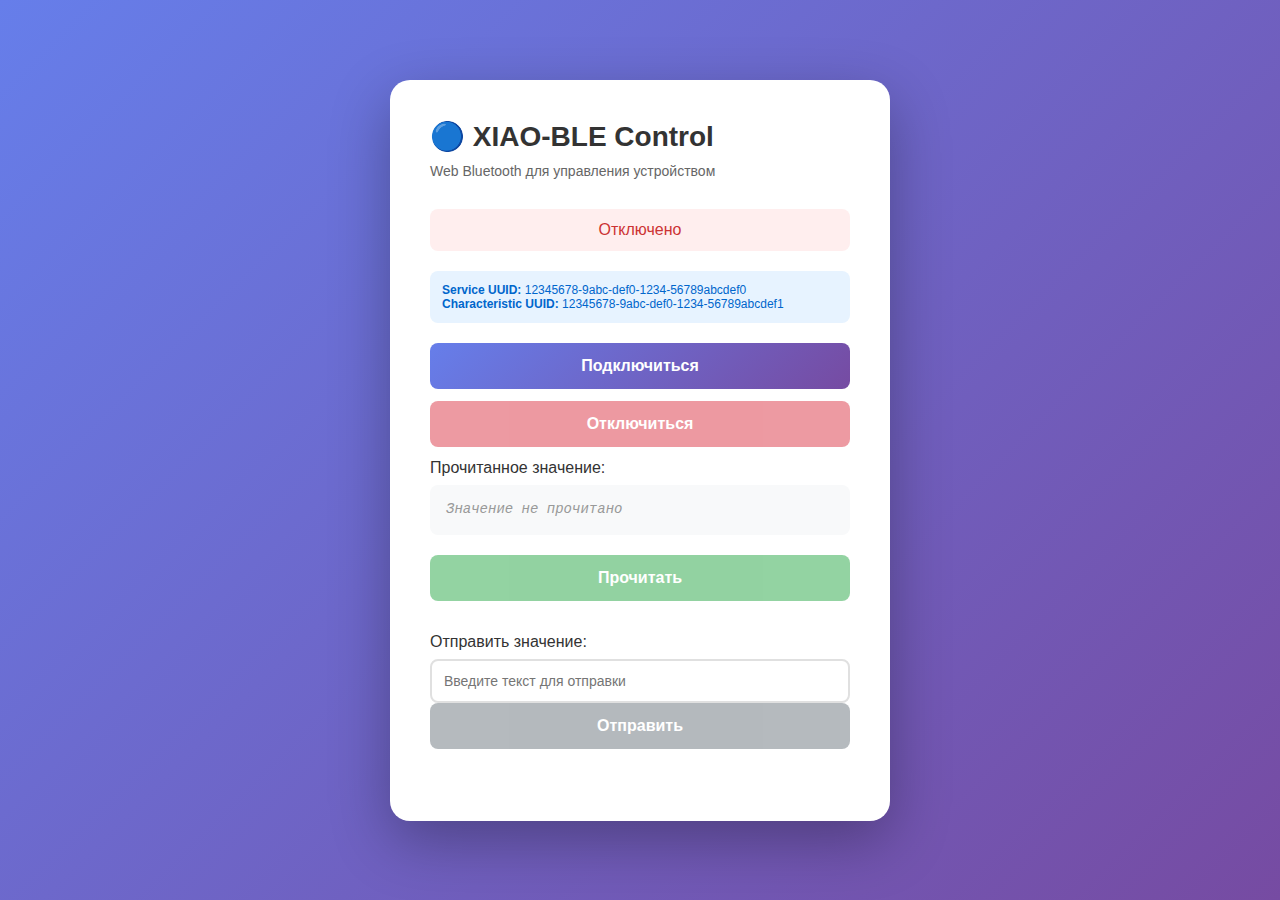
<file: index.html>
<!DOCTYPE html>
<html lang="ru">
<head>
    <meta charset="UTF-8">
    <meta name="viewport" content="width=device-width, initial-scale=1.0">
    <title>XIAO-BLE Web Bluetooth</title>
    <style>
        * {
            margin: 0;
            padding: 0;
            box-sizing: border-box;
        }

        body {
            font-family: -apple-system, BlinkMacSystemFont, 'Segoe UI', Roboto, Oxygen, Ubuntu, Cantarell, sans-serif;
            background: linear-gradient(135deg, #667eea 0%, #764ba2 100%);
            min-height: 100vh;
            display: flex;
            justify-content: center;
            align-items: center;
            padding: 20px;
        }

        .container {
            background: white;
            border-radius: 20px;
            box-shadow: 0 20px 60px rgba(0, 0, 0, 0.3);
            padding: 40px;
            max-width: 500px;
            width: 100%;
        }

        h1 {
            color: #333;
            margin-bottom: 10px;
            font-size: 28px;
        }

        .subtitle {
            color: #666;
            margin-bottom: 30px;
            font-size: 14px;
        }

        .status {
            padding: 12px;
            border-radius: 8px;
            margin-bottom: 20px;
            font-weight: 500;
            text-align: center;
        }

        .status.disconnected {
            background: #fee;
            color: #c33;
        }

        .status.connected {
            background: #efe;
            color: #3c3;
        }

        .status.scanning {
            background: #eef;
            color: #33c;
        }

        button {
            width: 100%;
            padding: 14px;
            margin-bottom: 12px;
            border: none;
            border-radius: 8px;
            font-size: 16px;
            font-weight: 600;
            cursor: pointer;
            transition: all 0.3s;
        }

        button:hover {
            transform: translateY(-2px);
            box-shadow: 0 4px 12px rgba(0, 0, 0, 0.2);
        }

        button:active {
            transform: translateY(0);
        }

        button:disabled {
            opacity: 0.5;
            cursor: not-allowed;
            transform: none;
        }

        .btn-primary {
            background: linear-gradient(135deg, #667eea 0%, #764ba2 100%);
            color: white;
        }

        .btn-secondary {
            background: #6c757d;
            color: white;
        }

        .btn-success {
            background: #28a745;
            color: white;
        }

        .btn-danger {
            background: #dc3545;
            color: white;
        }

        .input-group {
            margin-bottom: 20px;
        }

        label {
            display: block;
            margin-bottom: 8px;
            color: #333;
            font-weight: 500;
        }

        input[type="text"] {
            width: 100%;
            padding: 12px;
            border: 2px solid #e0e0e0;
            border-radius: 8px;
            font-size: 14px;
            transition: border-color 0.3s;
        }

        input[type="text"]:focus {
            outline: none;
            border-color: #667eea;
        }

        .value-display {
            background: #f8f9fa;
            padding: 16px;
            border-radius: 8px;
            margin-bottom: 20px;
            min-height: 50px;
            word-break: break-all;
            font-family: 'Courier New', monospace;
            font-size: 14px;
            color: #333;
        }

        .value-display.empty {
            color: #999;
            font-style: italic;
        }

        .info {
            background: #e7f3ff;
            padding: 12px;
            border-radius: 8px;
            margin-bottom: 20px;
            font-size: 12px;
            color: #0066cc;
        }

        .error {
            background: #fee;
            padding: 12px;
            border-radius: 8px;
            margin-bottom: 20px;
            font-size: 14px;
            color: #c33;
            display: none;
        }

        .error.show {
            display: block;
        }
    </style>
</head>
<body>
    <div class="container">
        <h1>🔵 XIAO-BLE Control</h1>
        <p class="subtitle">Web Bluetooth для управления устройством</p>

        <div id="status" class="status disconnected">Отключено</div>
        <div id="error" class="error"></div>

        <div class="info">
            <strong>Service UUID:</strong> 12345678-9abc-def0-1234-56789abcdef0<br>
            <strong>Characteristic UUID:</strong> 12345678-9abc-def0-1234-56789abcdef1
        </div>

        <button id="connectBtn" class="btn-primary" onclick="connect()">Подключиться</button>
        <button id="disconnectBtn" class="btn-danger" onclick="disconnect()" disabled>Отключиться</button>

        <div class="input-group">
            <label>Прочитанное значение:</label>
            <div id="readValue" class="value-display empty">Значение не прочитано</div>
            <button id="readBtn" class="btn-success" onclick="readCharacteristic()" disabled>Прочитать</button>
        </div>

        <div class="input-group">
            <label>Отправить значение:</label>
            <input type="text" id="writeValue" placeholder="Введите текст для отправки" />
            <button id="writeBtn" class="btn-secondary" onclick="writeCharacteristic()" disabled>Отправить</button>
        </div>
    </div>

    <script>
        const SERVICE_UUID = '12345678-9abc-def0-1234-56789abcdef0';
        const CHARACTERISTIC_UUID = '12345678-9abc-def0-1234-56789abcdef1';

        let device = null;
        let server = null;
        let service = null;
        let characteristic = null;

        function updateStatus(text, className) {
            const statusEl = document.getElementById('status');
            statusEl.textContent = text;
            statusEl.className = `status ${className}`;
        }

        function showError(message) {
            const errorEl = document.getElementById('error');
            errorEl.textContent = message;
            errorEl.classList.add('show');
            setTimeout(() => {
                errorEl.classList.remove('show');
            }, 5000);
        }

        function updateButtons(connected) {
            document.getElementById('connectBtn').disabled = connected;
            document.getElementById('disconnectBtn').disabled = !connected;
            document.getElementById('readBtn').disabled = !connected;
            document.getElementById('writeBtn').disabled = !connected;
        }

        async function connect() {
            try {
                updateStatus('Поиск устройства...', 'scanning');
                showError('');

                // Проверка поддержки Web Bluetooth
                if (!navigator.bluetooth) {
                    throw new Error('Web Bluetooth не поддерживается в этом браузере. Используйте Chrome/Edge на десктопе или Android.');
                }

                // Поиск и подключение к устройству
                device = await navigator.bluetooth.requestDevice({
                    filters: [{
                        services: [SERVICE_UUID]
                    }],
                    optionalServices: [SERVICE_UUID]
                });

                updateStatus('Подключение...', 'scanning');

                device.addEventListener('gattserverdisconnected', onDisconnected);

                server = await device.gatt.connect();
                updateStatus('Получение сервиса...', 'scanning');

                service = await server.getPrimaryService(SERVICE_UUID);
                updateStatus('Получение характеристики...', 'scanning');

                characteristic = await service.getCharacteristic(CHARACTERISTIC_UUID);

                updateStatus('Подключено', 'connected');
                updateButtons(true);

                // Автоматически читаем значение при подключении
                await readCharacteristic();

            } catch (error) {
                console.error('Ошибка подключения:', error);
                showError(`Ошибка: ${error.message}`);
                updateStatus('Ошибка подключения', 'disconnected');
                updateButtons(false);
                device = null;
                server = null;
                service = null;
                characteristic = null;
            }
        }

        function onDisconnected(event) {
            console.log('Устройство отключено');
            updateStatus('Отключено', 'disconnected');
            updateButtons(false);
            device = null;
            server = null;
            service = null;
            characteristic = null;
        }

        function disconnect() {
            if (device && device.gatt.connected) {
                device.gatt.disconnect();
            }
            onDisconnected();
        }

        async function readCharacteristic() {
            try {
                if (!characteristic) {
                    throw new Error('Характеристика не найдена');
                }

                updateStatus('Чтение...', 'scanning');
                const value = await characteristic.readValue();
                const decoder = new TextDecoder('utf-8');
                const text = decoder.decode(value);

                document.getElementById('readValue').textContent = text;
                document.getElementById('readValue').classList.remove('empty');

                updateStatus('Подключено', 'connected');
                console.log('Прочитано:', text);

            } catch (error) {
                console.error('Ошибка чтения:', error);
                showError(`Ошибка чтения: ${error.message}`);
                updateStatus('Подключено', 'connected');
            }
        }

        async function writeCharacteristic() {
            try {
                if (!characteristic) {
                    throw new Error('Характеристика не найдена');
                }

                const input = document.getElementById('writeValue');
                const text = input.value;

                if (!text) {
                    showError('Введите текст для отправки');
                    return;
                }

                updateStatus('Отправка...', 'scanning');
                const encoder = new TextEncoder();
                const value = encoder.encode(text);

                await characteristic.writeValue(value);

                updateStatus('Отправлено', 'connected');
                console.log('Отправлено:', text);

                // Очищаем поле ввода
                input.value = '';

                // Автоматически читаем обновленное значение
                setTimeout(() => {
                    readCharacteristic();
                }, 300);

            } catch (error) {
                console.error('Ошибка записи:', error);
                showError(`Ошибка записи: ${error.message}`);
                updateStatus('Подключено', 'connected');
            }
        }

        // Обработка Enter в поле ввода
        document.getElementById('writeValue').addEventListener('keypress', function(e) {
            if (e.key === 'Enter') {
                writeCharacteristic();
            }
        });
    </script>
</body>
</html>
</file>
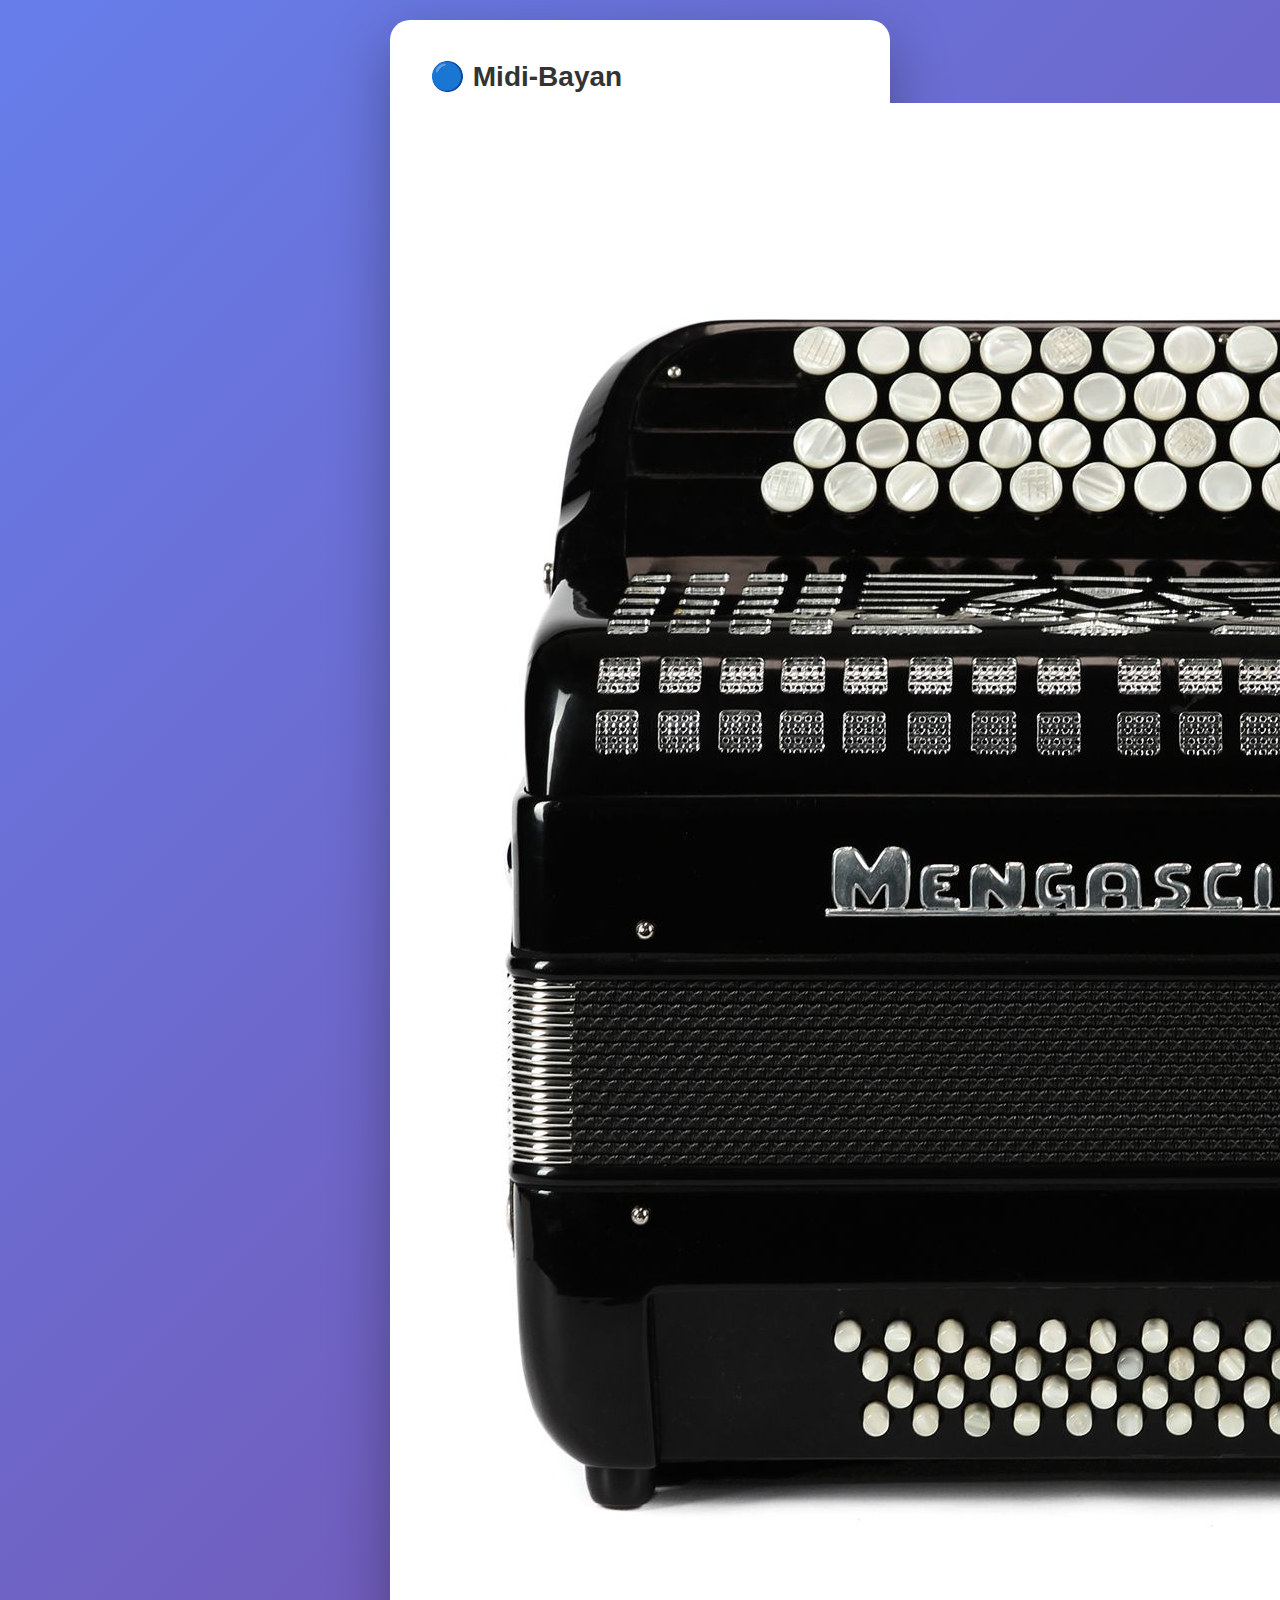
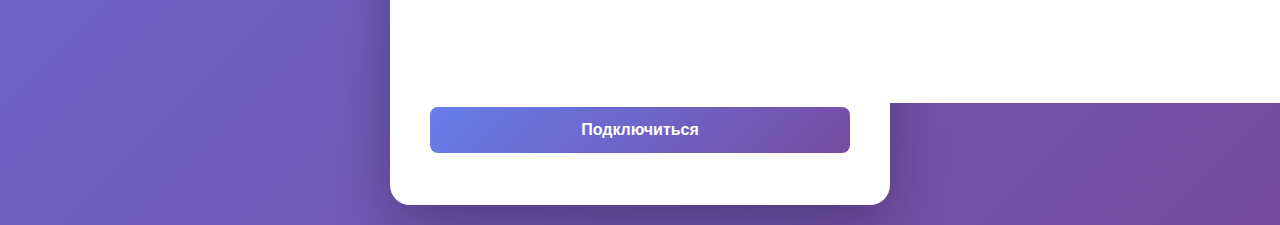
<file: pwa/index.html>
<!DOCTYPE html>
<html lang="ru">
<head>
    <meta charset="UTF-8">
    <meta name="viewport" content="width=device-width, initial-scale=1.0">
    <meta name="theme-color" content="#667eea">
    <meta name="apple-mobile-web-app-capable" content="yes">
    <meta name="apple-mobile-web-app-status-bar-style" content="black-translucent">
    <meta name="apple-mobile-web-app-title" content="Midi-Bayan">
    <title>Midi-Bayan Control</title>
    <link rel="manifest" href="manifest.json">
    <link rel="apple-touch-icon" href="icon.svg">
    <link rel="stylesheet" href="styles.css">
    <script src="api.js"></script>
    <script src="ble.js"></script>
</head>
<body>
    <div class="container">
        <!-- Экран входа: подключение к midi-сервису -->
        <div id="screenEntrance" class="screen">
            <h1>🔵 Midi-Bayan</h1>

            <img src="bayan.jpg" alt="Баян" class="bayan-image" />

            <button id="connectBtn" class="btn-primary" onclick="connect()">Подключиться</button>
        </div>

        <!-- Экран настроек: доступен после подключения -->
        <div id="screenSettings" class="screen screen-hidden">
            <h1>⚙️ Настройки</h1>

            <button id="disconnectBtnSettings" class="btn-danger" onclick="disconnect()">Отключиться</button>

            <div class="input-group">
                <label>Канал:</label>
                <div class="channel-buttons">
                    <button type="button" class="btn-channel active" data-channel="0" onclick="selectChannelAndGetProgram(0)">Мелодия</button>
                    <button type="button" class="btn-channel" data-channel="1" onclick="selectChannelAndGetProgram(1)">Аккорд</button>
                    <button type="button" class="btn-channel" data-channel="2" onclick="selectChannelAndGetProgram(2)">Бас</button>
                </div>
                <input type="hidden" id="channelValue" value="0" />
            </div>

            <div class="row-fields">
                <div class="input-group">
                    <label>Инструмент</label>
                    <select id="instrumentValue" onchange="sendSetProgram()"></select>
                </div>
                <div class="input-group">
                    <label>Громкость <span id="volumeValueDisplay">100</span></label>
                    <input type="range" id="volumeValue" min="0" max="127" value="100" oninput="document.getElementById('volumeValueDisplay').textContent=this.value" onchange="sendSetProgram()" />
                </div>
                <div class="input-group">
                    <label>Октава</label>
                    <div class="octave-control">
                        <button type="button" class="btn-octave" onclick="changeOctave(-1)" aria-label="Октава минус">−</button>
                        <span id="octaveValueDisplay">0</span>
                        <button type="button" class="btn-octave" onclick="changeOctave(1)" aria-label="Октава плюс">+</button>
                    </div>
                    <input type="hidden" id="octaveValue" value="0" />
                </div>
            </div>

            <button id="saveBtn" class="btn-primary" onclick="sendSetProgram()">Сохранить</button>
        </div>
    </div>

    <script>
        // General MIDI Program names (0–127)
        const GM_INSTRUMENTS = [
            'Acoustic Grand Piano', 'Bright Acoustic Piano', 'Electric Grand Piano', 'Honky-tonk Piano',
            'Electric Piano 1', 'Electric Piano 2', 'Harpsichord', 'Clavinet',
            'Celesta', 'Glockenspiel', 'Music Box', 'Vibraphone', 'Marimba', 'Xylophone', 'Tubular Bells', 'Dulcimer',
            'Drawbar Organ', 'Percussive Organ', 'Rock Organ', 'Church Organ', 'Reed Organ', 'Accordion', 'Harmonica', 'Tango Accordion',
            'Acoustic Guitar (nylon)', 'Acoustic Guitar (steel)', 'Electric Guitar (jazz)', 'Electric Guitar (clean)',
            'Electric Guitar (muted)', 'Overdriven Guitar', 'Distortion Guitar', 'Guitar Harmonics',
            'Acoustic Bass', 'Electric Bass (finger)', 'Electric Bass (pick)', 'Fretless Bass', 'Slap Bass 1', 'Slap Bass 2', 'Synth Bass 1', 'Synth Bass 2',
            'Violin', 'Viola', 'Cello', 'Contrabass', 'Tremolo Strings', 'Pizzicato Strings', 'Orchestral Harp', 'Timpani',
            'String Ensemble 1', 'String Ensemble 2', 'Synth Strings 1', 'Synth Strings 2', 'Choir Aahs', 'Voice Oohs', 'Synth Choir', 'Orchestra Hit',
            'Trumpet', 'Trombone', 'Tuba', 'Muted Trumpet', 'French Horn', 'Brass Section', 'Synth Brass 1', 'Synth Brass 2',
            'Soprano Sax', 'Alto Sax', 'Tenor Sax', 'Baritone Sax', 'Oboe', 'English Horn', 'Bassoon', 'Clarinet',
            'Piccolo', 'Flute', 'Recorder', 'Pan Flute', 'Blown Bottle', 'Shakuhachi', 'Whistle', 'Ocarina',
            'Lead 1 (square)', 'Lead 2 (sawtooth)', 'Lead 3 (calliope)', 'Lead 4 (chiff)', 'Lead 5 (charang)', 'Lead 6 (voice)', 'Lead 7 (fifths)', 'Lead 8 (bass + lead)',
            'Pad 1 (new age)', 'Pad 2 (warm)', 'Pad 3 (polysynth)', 'Pad 4 (choir)', 'Pad 5 (bowed)', 'Pad 6 (metallic)', 'Pad 7 (halo)', 'Pad 8 (sweep)',
            'FX 1 (rain)', 'FX 2 (soundtrack)', 'FX 3 (crystal)', 'FX 4 (atmosphere)', 'FX 5 (brightness)', 'FX 6 (goblins)', 'FX 7 (echoes)', 'FX 8 (sci-fi)',
            'Sitar', 'Banjo', 'Shamisen', 'Koto', 'Kalimba', 'Bag pipe', 'Fiddle', 'Shanai',
            'Tinkle Bell', 'Agogo', 'Steel Drums', 'Woodblock', 'Taiko Drum', 'Melodic Tom', 'Synth Drum', 'Reverse Cymbal',
            'Guitar Fret Noise', 'Breath Noise', 'Seashore', 'Bird Tweet', 'Telephone Ring', 'Helicopter', 'Applause', 'Gunshot'
        ];

        function initInstrumentSelect() {
            const sel = document.getElementById('instrumentValue');
            GM_INSTRUMENTS.forEach((name, i) => {
                const opt = document.createElement('option');
                opt.value = i;
                opt.textContent = i + '. ' + name;
                sel.appendChild(opt);
            });
        }

        function changeOctave(delta) {
            const el = document.getElementById('octaveValue');
            let v = parseInt(el.value, 10) + delta;
            v = Math.max(-3, Math.min(3, v));
            el.value = v;
            document.getElementById('octaveValueDisplay').textContent = v;
            sendSetProgram();
        }

        function switchScreens(connected) {
            const entrance = document.getElementById('screenEntrance');
            const settings = document.getElementById('screenSettings');
            if (connected) {
                entrance.classList.add('screen-hidden');
                settings.classList.remove('screen-hidden');
            } else {
                entrance.classList.remove('screen-hidden');
                settings.classList.add('screen-hidden');
            }
        }

        async function connect() {
            await BLE.connect({
                onConnected: () => {
                    switchScreens(true);
                    readCharacteristic();
                },
                onDisconnected: () => {
                    switchScreens(false);
                },
                onValue: processCharacteristicValue
            });
        }

        function disconnect() {
            BLE.disconnect();
        }

        function fillProgramFields(instrument, volume, octave) {
            const instEl = document.getElementById('instrumentValue');
            instEl.value = String(Number(instrument) & 0x7f);
            const volEl = document.getElementById('volumeValue');
            volEl.value = volume;
            document.getElementById('volumeValueDisplay').textContent = volume;
            const octaveClamped = Math.max(-3, Math.min(3, Number(octave)));
            document.getElementById('octaveValue').value = octaveClamped;
            document.getElementById('octaveValueDisplay').textContent = octaveClamped;
        }

        function processCharacteristicValue(value) {
            const buf = value.buffer || value;
            const bytes = new Uint8Array(buf, value.byteOffset || 0, value.byteLength || buf.byteLength);
            const hex = Array.from(bytes).map(b => b.toString(16).padStart(2, '0')).join(' ');
            console.log('Значение характеристики:', hex, '| байты:', bytes[0], bytes[1], bytes[2], bytes[3]);
            if (bytes.length >= 4) {
                console.log('  канал:', bytes[0], 'инструмент:', bytes[1], 'громкость:', bytes[2], 'октава:', bytes[3]);
                fillProgramFields(bytes[1], bytes[2], bytes[3]);
            }
        }

        async function readCharacteristic() {
            try {
                const bytes = await BLE.readValue();
                processCharacteristicValue(bytes);
            } catch (error) {
                console.error('Ошибка чтения:', error);
            }
        }

        function selectChannelAndGetProgram(channel) {
            document.getElementById('channelValue').value = channel;
            document.querySelectorAll('.btn-channel').forEach(btn => {
                btn.classList.toggle('active', parseInt(btn.dataset.channel, 10) === channel);
            });
            sendGetProgram();
        }

        async function sendGetProgram() {
            try {
                const channel = parseInt(document.getElementById('channelValue').value, 10) & 0xff;
                const msg = buildGetProgramMessage(channel);
                await BLE.writeValue(msg);
                console.log('Отправлено get_program, channel:', channel);
            } catch (error) {
                console.error('Ошибка отправки get_program:', error);
            }
        }

        async function sendSetProgram() {
            try {
                const channel = parseInt(document.getElementById('channelValue').value, 10);
                const instrument = parseInt(document.getElementById('instrumentValue').value, 10);
                const volume = parseInt(document.getElementById('volumeValue').value, 10);
                const octave = parseInt(document.getElementById('octaveValue').value, 10);
                if (isNaN(channel) || channel < 0 || channel > 15) {
                    console.log('Ошибка валидации: канал должен быть от 0 до 15', channel);
                    return;
                }
                if (isNaN(instrument) || instrument < 0 || instrument > 127) {
                    console.log('Ошибка валидации: инструмент должен быть от 0 до 127', instrument);
                    return;
                }
                if (isNaN(volume) || volume < 0 || volume > 127) {
                    console.log('Ошибка валидации: громкость должна быть от 0 до 127', volume);
                    return;
                }
                if (isNaN(octave) || octave < -3 || octave > 3) {
                    console.log('Ошибка валидации: октава должна быть от -3 до 3', octave);
                    return;
                }
                const msg = buildSetProgramMessage(channel & 0xff, instrument & 0xff, volume & 0xff, octave & 0xff);
                await BLE.writeValue(msg);
                console.log('Отправлено set_program:', channel, instrument, volume, octave);
            } catch (error) {
                console.log('Ошибка отправки set_program:', error);
            }
        }

        initInstrumentSelect();

        if ('serviceWorker' in navigator) {
            navigator.serviceWorker.register('sw.js').catch(() => {});
        }
    </script>
</body>
</html>
</file>
<file: pwa/styles.css>
* {
    margin: 0;
    padding: 0;
    box-sizing: border-box;
}

body {
    font-family: -apple-system, BlinkMacSystemFont, 'Segoe UI', Roboto, Oxygen, Ubuntu, Cantarell, sans-serif;
    background: linear-gradient(135deg, #667eea 0%, #764ba2 100%);
    min-height: 100vh;
    display: flex;
    justify-content: center;
    align-items: center;
    padding: 20px;
}

.container {
    background: white;
    border-radius: 20px;
    box-shadow: 0 20px 60px rgba(0, 0, 0, 0.3);
    padding: 40px;
    max-width: 500px;
    width: 100%;
}

h1 {
    color: #333;
    margin-bottom: 10px;
    font-size: 28px;
}

.subtitle {
    color: #666;
    margin-bottom: 30px;
    font-size: 14px;
}

.status {
    padding: 12px;
    border-radius: 8px;
    margin-bottom: 20px;
    font-weight: 500;
    text-align: center;
}

.status.disconnected {
    background: #fee;
    color: #c33;
}

.status.connected {
    background: #efe;
    color: #3c3;
}

.status.scanning {
    background: #eef;
    color: #33c;
}

button {
    width: 100%;
    padding: 14px;
    margin-bottom: 12px;
    border: none;
    border-radius: 8px;
    font-size: 16px;
    font-weight: 600;
    cursor: pointer;
    transition: all 0.3s;
}

button:hover {
    transform: translateY(-2px);
    box-shadow: 0 4px 12px rgba(0, 0, 0, 0.2);
}

button:active {
    transform: translateY(0);
}

button:disabled {
    opacity: 0.5;
    cursor: not-allowed;
    transform: none;
}

.btn-primary {
    background: linear-gradient(135deg, #667eea 0%, #764ba2 100%);
    color: white;
}

.btn-secondary {
    background: #6c757d;
    color: white;
}

.btn-success {
    background: #28a745;
    color: white;
}

.btn-danger {
    background: #dc3545;
    color: white;
}

.input-group {
    margin-bottom: 20px;
}

label {
    display: block;
    margin-bottom: 8px;
    color: #333;
    font-weight: 500;
}

input[type="text"],
input[type="number"],
select {
    width: 100%;
    padding: 12px;
    border: 2px solid #e0e0e0;
    border-radius: 8px;
    font-size: 14px;
    transition: border-color 0.3s;
    background: white;
}

input[type="text"]:focus,
input[type="number"]:focus,
select:focus {
    outline: none;
    border-color: #667eea;
}

.row-fields {
    display: flex;
    gap: 12px;
    margin-bottom: 20px;
}

.row-fields .input-group {
    margin-bottom: 0;
}

.row-fields .input-group:nth-child(1) {
    flex: 2;  /* инструмент 50% */
}

.row-fields .input-group:nth-child(2),
.row-fields .input-group:nth-child(3) {
    flex: 1;  /* громкость и октава по 25% */
}

.value-display {
    background: #f8f9fa;
    padding: 16px;
    border-radius: 8px;
    margin-bottom: 20px;
    min-height: 50px;
    word-break: break-all;
    font-family: 'Courier New', monospace;
    font-size: 14px;
    color: #333;
}

.value-display.empty {
    color: #999;
    font-style: italic;
}

.info {
    background: #e7f3ff;
    padding: 12px;
    border-radius: 8px;
    margin-bottom: 20px;
    font-size: 12px;
    color: #0066cc;
}

.error {
    background: #fee;
    padding: 12px;
    border-radius: 8px;
    margin-bottom: 20px;
    font-size: 14px;
    color: #c33;
    display: none;
}

.error.show {
    display: block;
}

.screen {
    display: block;
}

.screen.screen-hidden {
    display: none;
}
</file>
